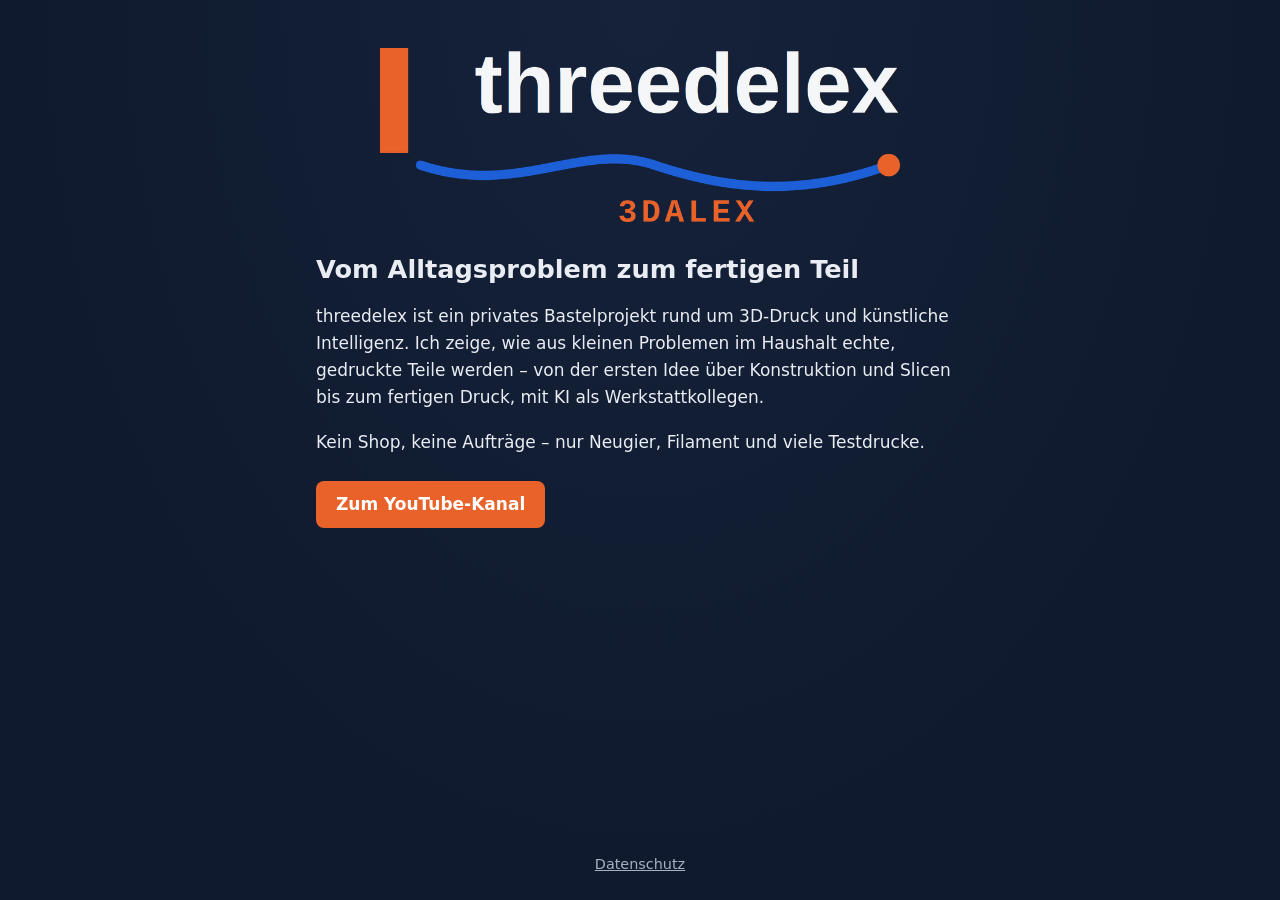
<file: index.html>
<!doctype html>
<html lang="de">
<head>
<meta charset="utf-8">
<meta name="viewport" content="width=device-width, initial-scale=1">
<title>threedelex</title>
<meta name="description" content="threedelex – ein privates Bastelprojekt rund um 3D-Druck und KI.">
<link rel="icon" href="icon.png">
<link rel="stylesheet" href="stil.css">
</head>
<body>
<main>
  <img class="logo" src="logo.png" alt="threedelex" width="900" height="301">
  <h1>Vom Alltagsproblem zum fertigen Teil</h1>
  <p>threedelex ist ein privates Bastelprojekt rund um 3D-Druck und künstliche Intelligenz. Ich zeige, wie aus kleinen Problemen im Haushalt echte, gedruckte Teile werden – von der ersten Idee über Konstruktion und Slicen bis zum fertigen Druck, mit KI als Werkstattkollegen.</p>
  <p>Kein Shop, keine Aufträge – nur Neugier, Filament und viele Testdrucke.</p>
  <p><a class="knopf" href="https://www.youtube.com/@threedelex">Zum YouTube-Kanal</a></p>
</main>
<footer>
  <a href="datenschutz.html">Datenschutz</a>
</footer>
</body>
</html>
</file>
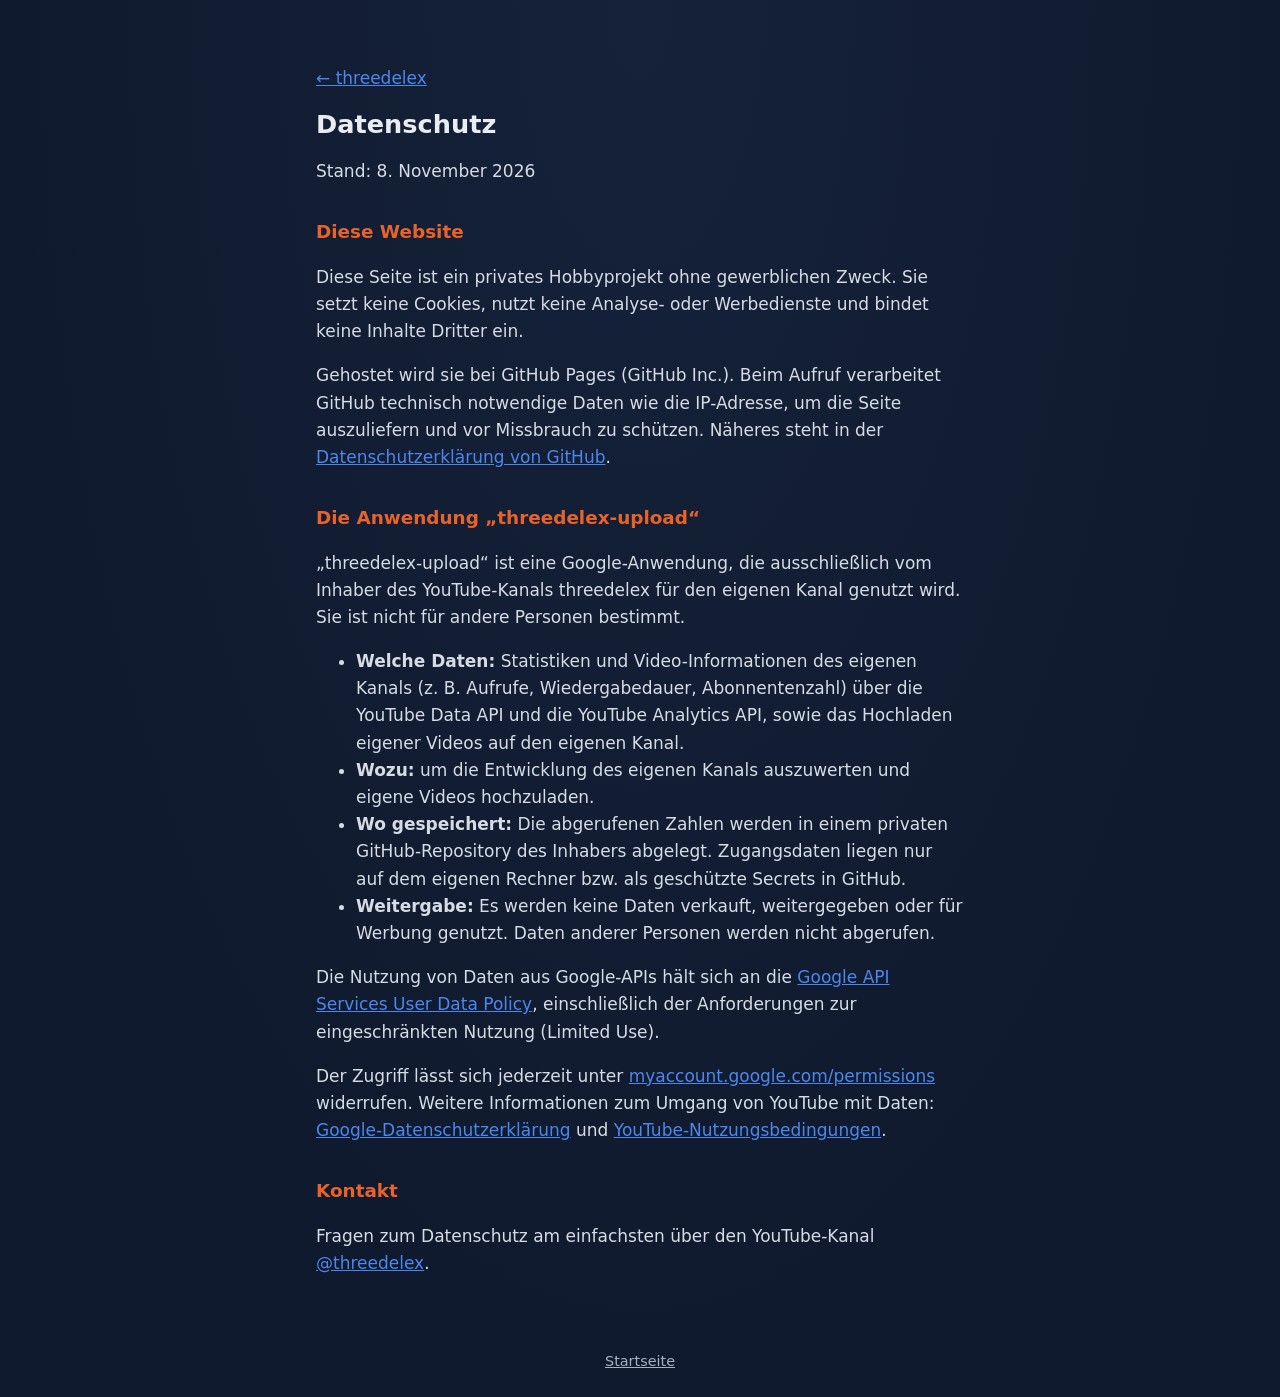
<file: datenschutz.html>
<!doctype html>
<html lang="de">
<head>
<meta charset="utf-8">
<meta name="viewport" content="width=device-width, initial-scale=1">
<title>Datenschutz · threedelex</title>
<link rel="icon" href="icon.png">
<link rel="stylesheet" href="stil.css">
</head>
<body>
<main class="text">
  <p><a href="index.html">← threedelex</a></p>
  <h1>Datenschutz</h1>
  <p>Stand: 8. November 2026</p>

  <h2>Diese Website</h2>
  <p>Diese Seite ist ein privates Hobbyprojekt ohne gewerblichen Zweck. Sie setzt keine Cookies, nutzt keine Analyse- oder Werbedienste und bindet keine Inhalte Dritter ein.</p>
  <p>Gehostet wird sie bei GitHub Pages (GitHub Inc.). Beim Aufruf verarbeitet GitHub technisch notwendige Daten wie die IP-Adresse, um die Seite auszuliefern und vor Missbrauch zu schützen. Näheres steht in der <a href="https://docs.github.com/de/site-policy/privacy-policies/github-general-privacy-statement">Datenschutzerklärung von GitHub</a>.</p>

  <h2>Die Anwendung „threedelex-upload“</h2>
  <p>„threedelex-upload“ ist eine Google-Anwendung, die ausschließlich vom Inhaber des YouTube-Kanals threedelex für den eigenen Kanal genutzt wird. Sie ist nicht für andere Personen bestimmt.</p>
  <ul>
    <li><strong>Welche Daten:</strong> Statistiken und Video-Informationen des eigenen Kanals (z. B. Aufrufe, Wiedergabedauer, Abonnentenzahl) über die YouTube Data API und die YouTube Analytics API, sowie das Hochladen eigener Videos auf den eigenen Kanal.</li>
    <li><strong>Wozu:</strong> um die Entwicklung des eigenen Kanals auszuwerten und eigene Videos hochzuladen.</li>
    <li><strong>Wo gespeichert:</strong> Die abgerufenen Zahlen werden in einem privaten GitHub-Repository des Inhabers abgelegt. Zugangsdaten liegen nur auf dem eigenen Rechner bzw. als geschützte Secrets in GitHub.</li>
    <li><strong>Weitergabe:</strong> Es werden keine Daten verkauft, weitergegeben oder für Werbung genutzt. Daten anderer Personen werden nicht abgerufen.</li>
  </ul>
  <p>Die Nutzung von Daten aus Google-APIs hält sich an die <a href="https://developers.google.com/terms/api-services-user-data-policy">Google API Services User Data Policy</a>, einschließlich der Anforderungen zur eingeschränkten Nutzung (Limited Use).</p>
  <p>Der Zugriff lässt sich jederzeit unter <a href="https://myaccount.google.com/permissions">myaccount.google.com/permissions</a> widerrufen. Weitere Informationen zum Umgang von YouTube mit Daten: <a href="https://policies.google.com/privacy">Google-Datenschutzerklärung</a> und <a href="https://www.youtube.com/t/terms">YouTube-Nutzungsbedingungen</a>.</p>

  <h2>Kontakt</h2>
  <p>Fragen zum Datenschutz am einfachsten über den YouTube-Kanal <a href="https://www.youtube.com/@threedelex">@threedelex</a>.</p>
</main>
<footer>
  <a href="index.html">Startseite</a>
</footer>
</body>
</html>
</file>
<file: stil.css>
:root {
  --bg: #0f1a2e;
  --bg2: #16223a;
  --text: #e9edf3;
  --leise: #a7b1c2;
  --orange: #e8622a;
  --blau: #4d86ec;
}
* { box-sizing: border-box; }
html { background: var(--bg); }
body {
  margin: 0;
  min-height: 100vh;
  display: flex;
  flex-direction: column;
  background: radial-gradient(ellipse at top, var(--bg2), var(--bg) 70%);
  color: var(--text);
  font: 17px/1.6 system-ui, -apple-system, "Segoe UI", Roboto, sans-serif;
}
main {
  flex: 1;
  width: 100%;
  max-width: 680px;
  margin: 0 auto;
  padding: 48px 16px 32px;
}
.logo { display: block; width: 100%; max-width: 520px; height: auto; margin: 0 auto 32px; }
h1 { font-size: 1.6rem; line-height: 1.25; margin: 0 0 16px; }
h2 { font-size: 1.15rem; margin: 32px 0 8px; color: var(--orange); }
p, li { color: var(--text); }
.text p, .text li { color: #d6dce6; }
a { color: var(--blau); }
.knopf {
  display: inline-block;
  margin-top: 8px;
  padding: 10px 20px;
  border-radius: 8px;
  background: var(--orange);
  color: #fff;
  text-decoration: none;
  font-weight: 600;
}
.knopf:hover { filter: brightness(1.08); }
footer {
  padding: 24px 16px;
  text-align: center;
  font-size: 0.9rem;
  color: var(--leise);
}
footer a { color: var(--leise); }
</file>
